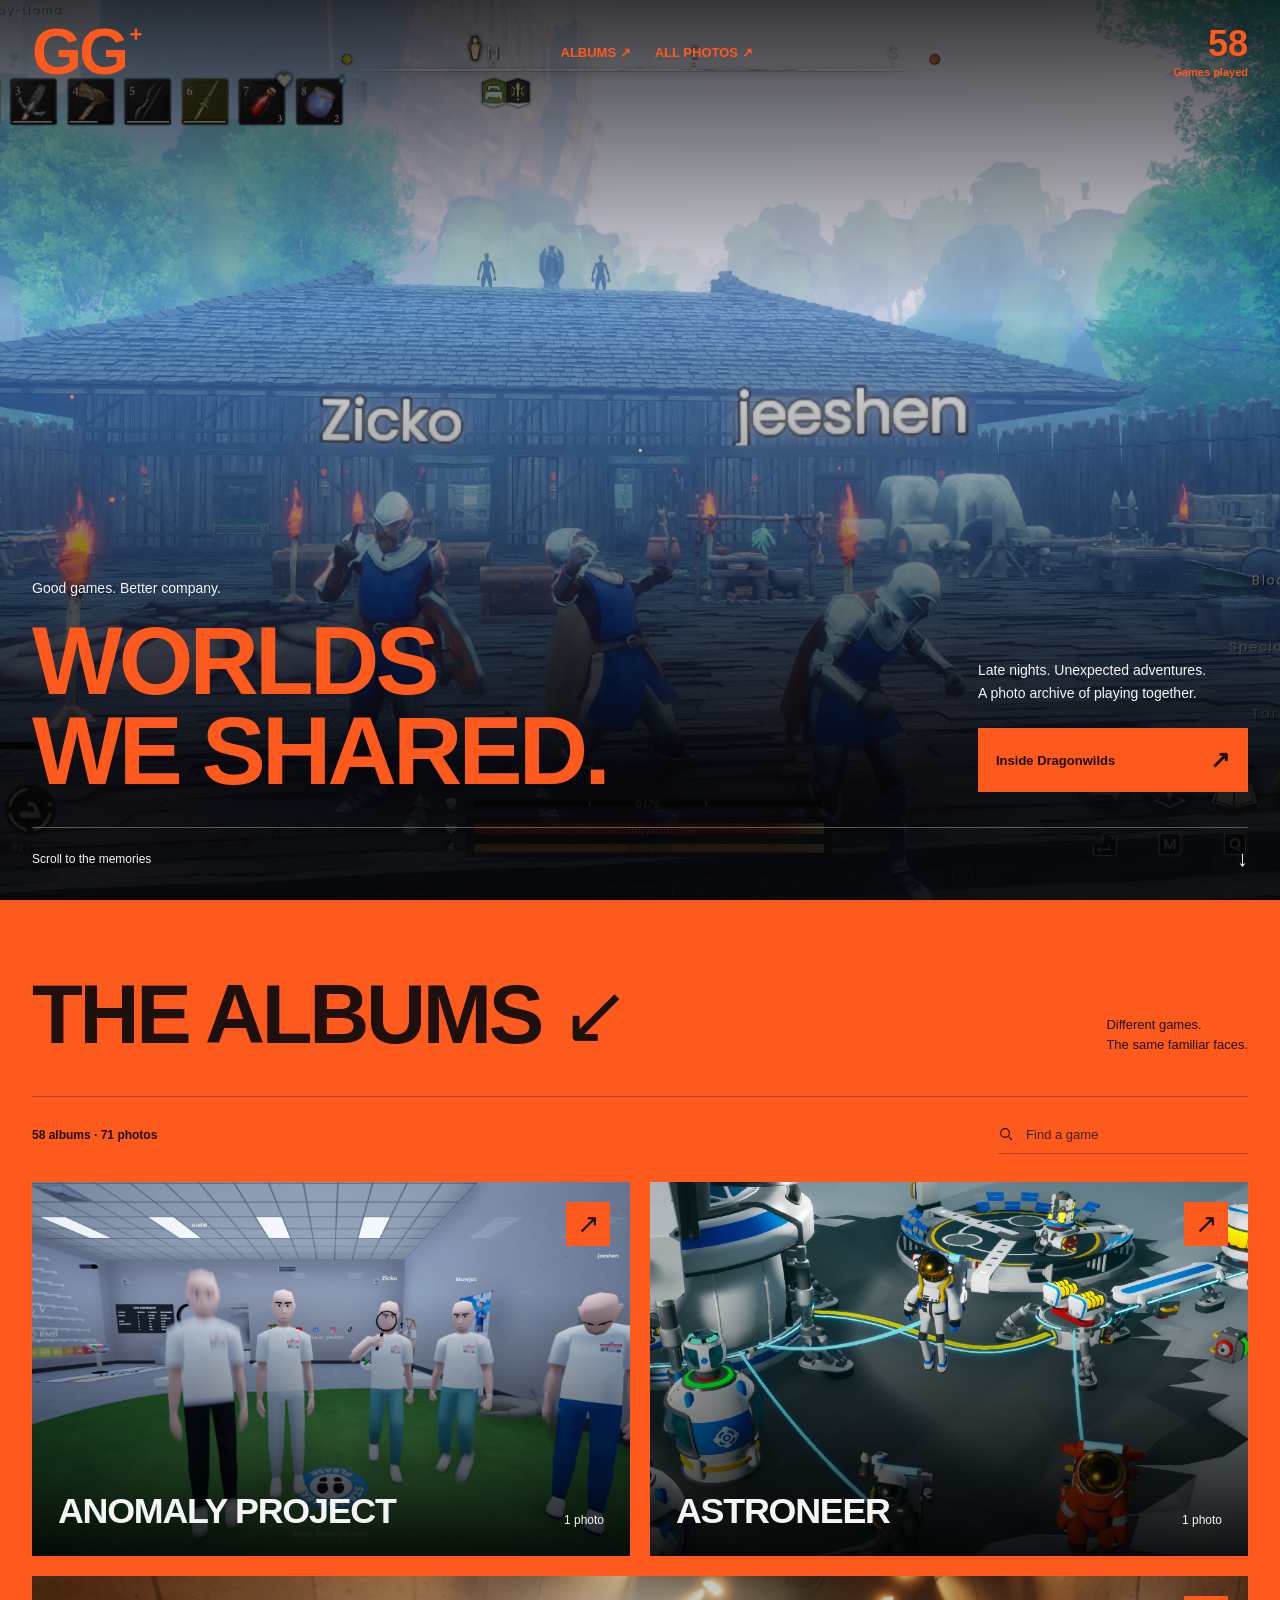
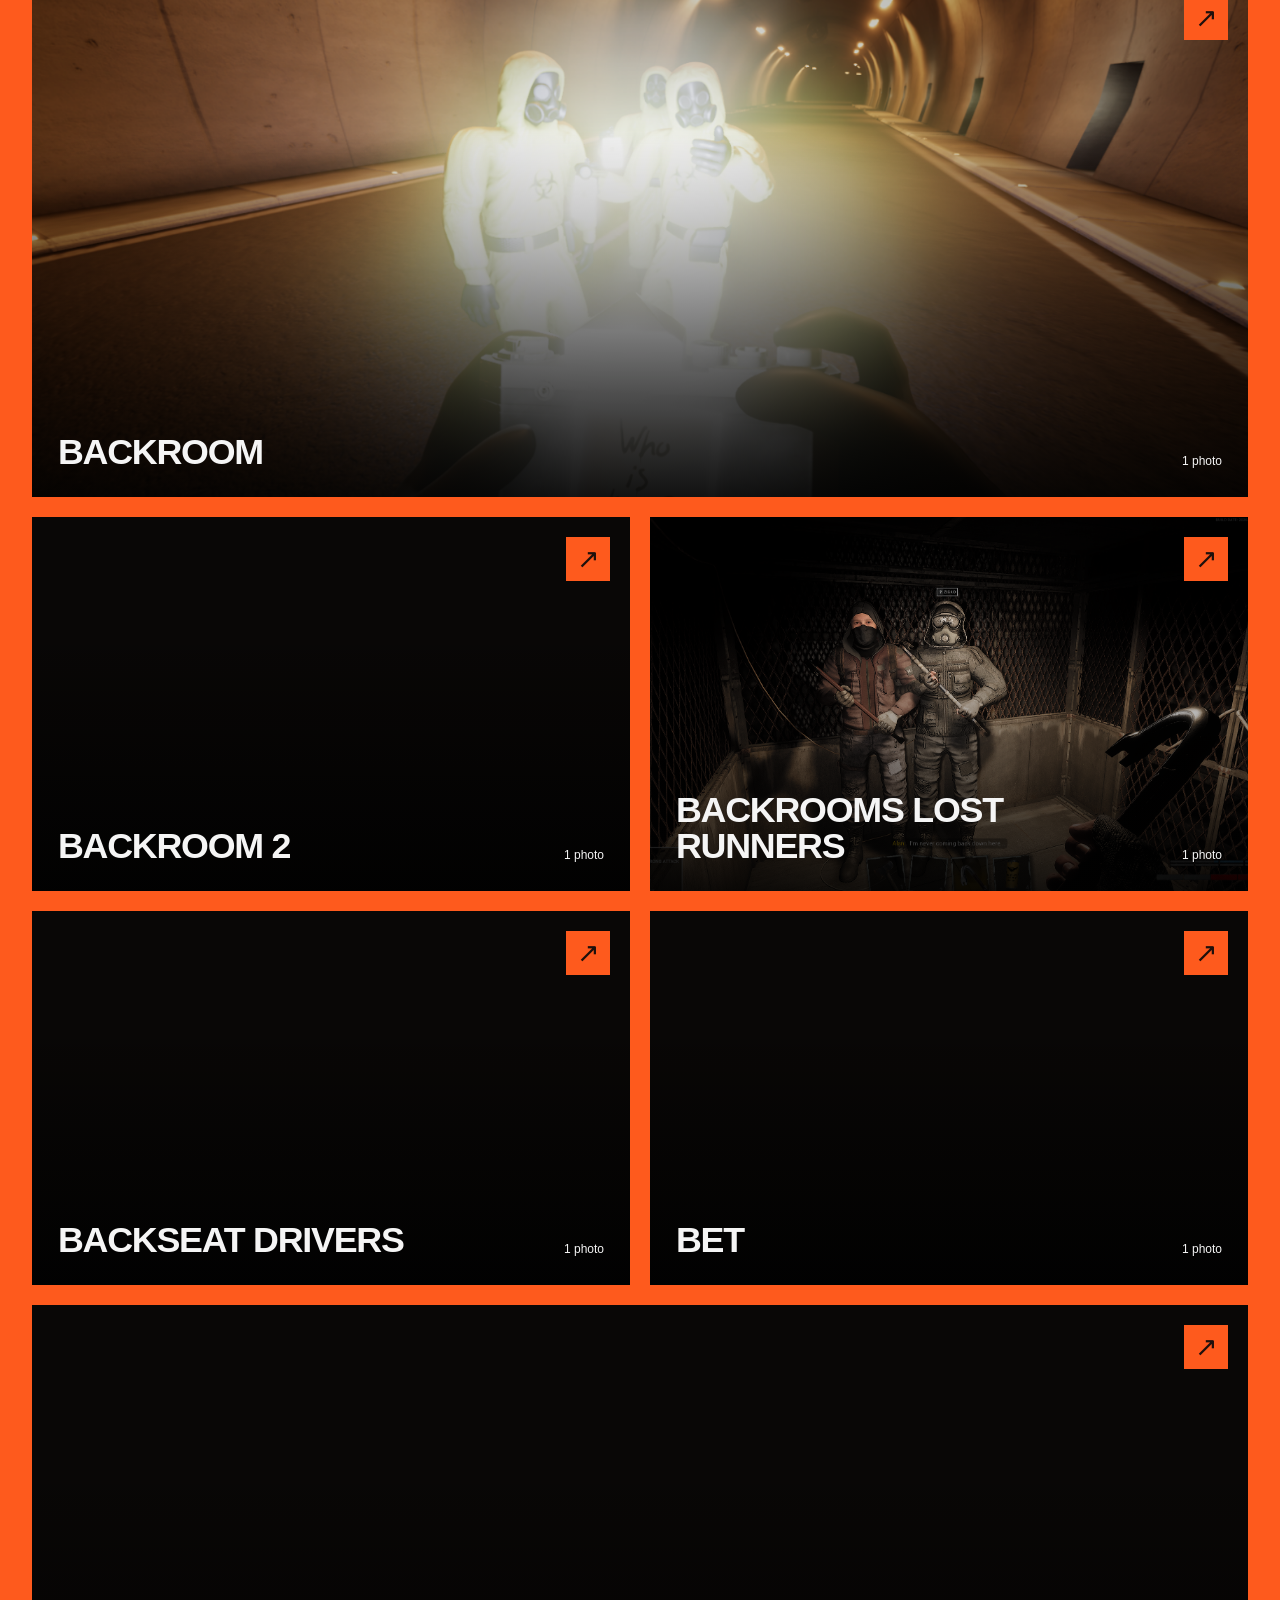
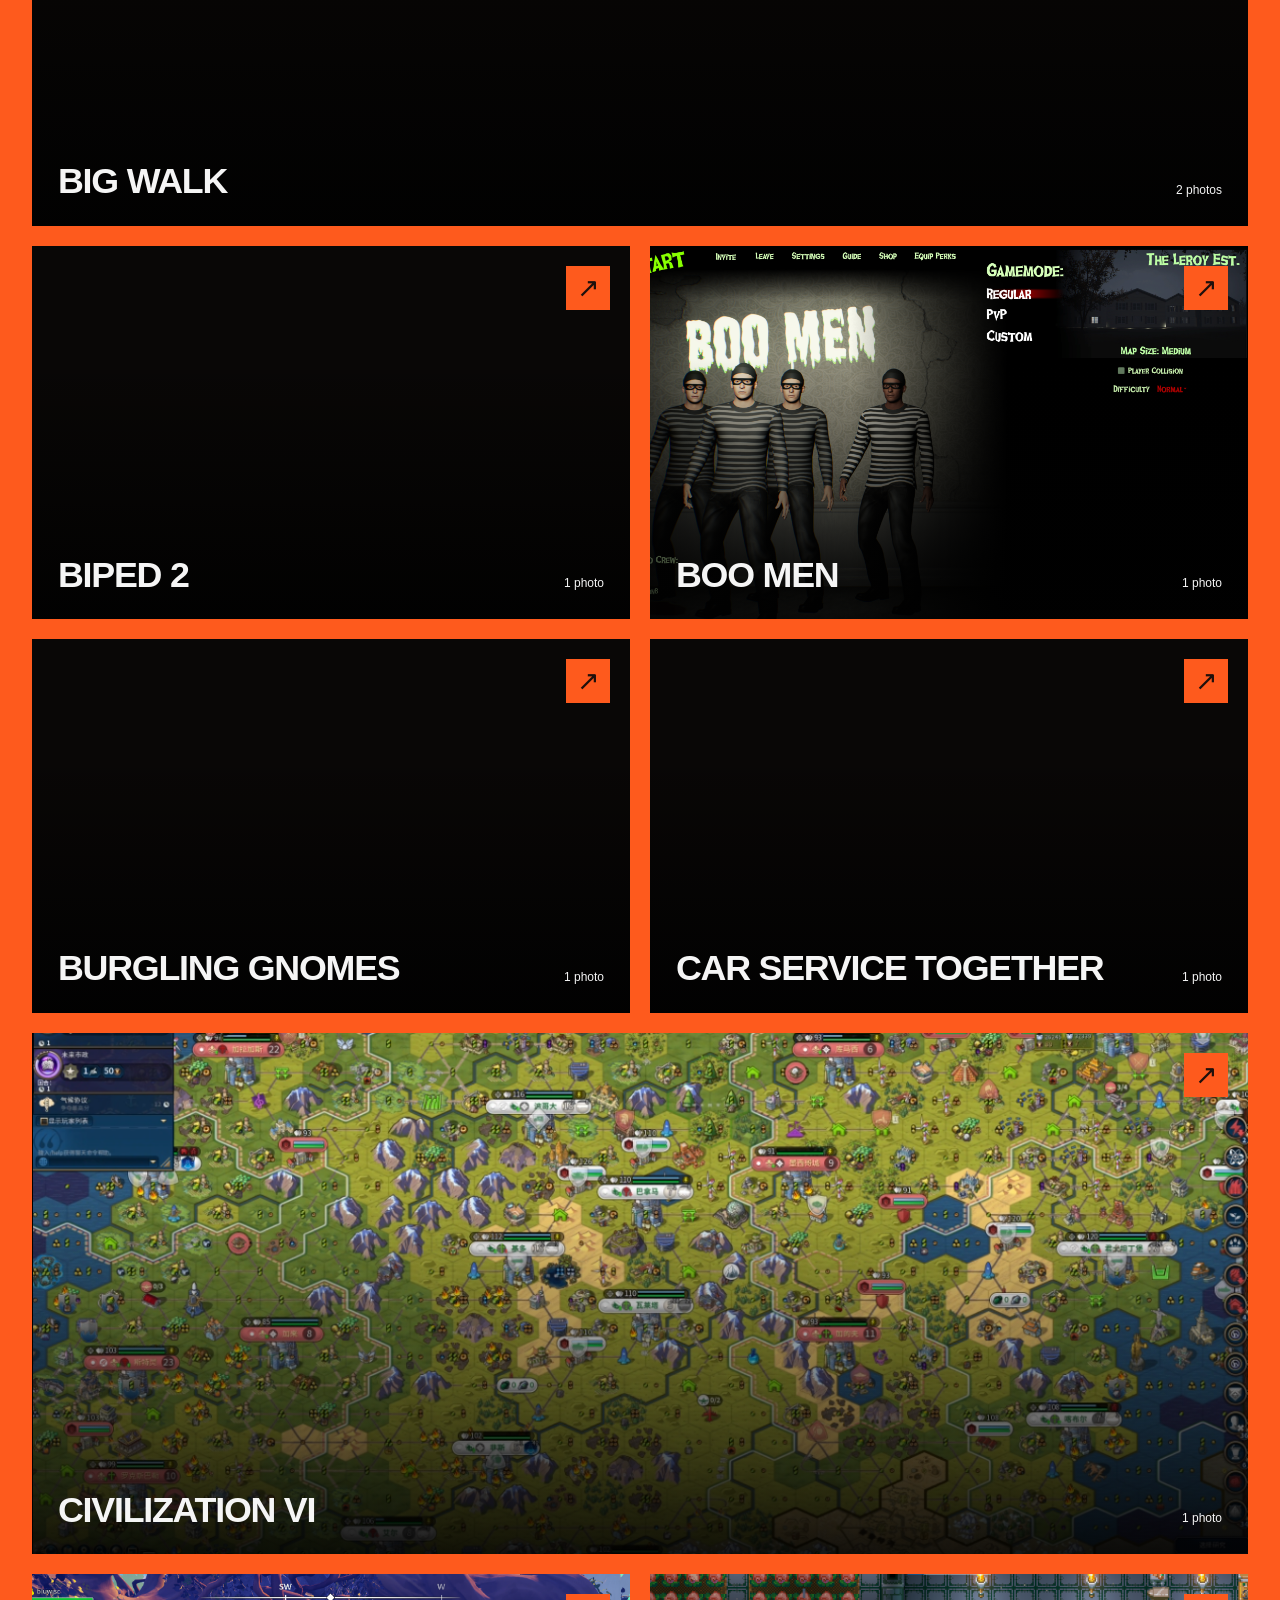
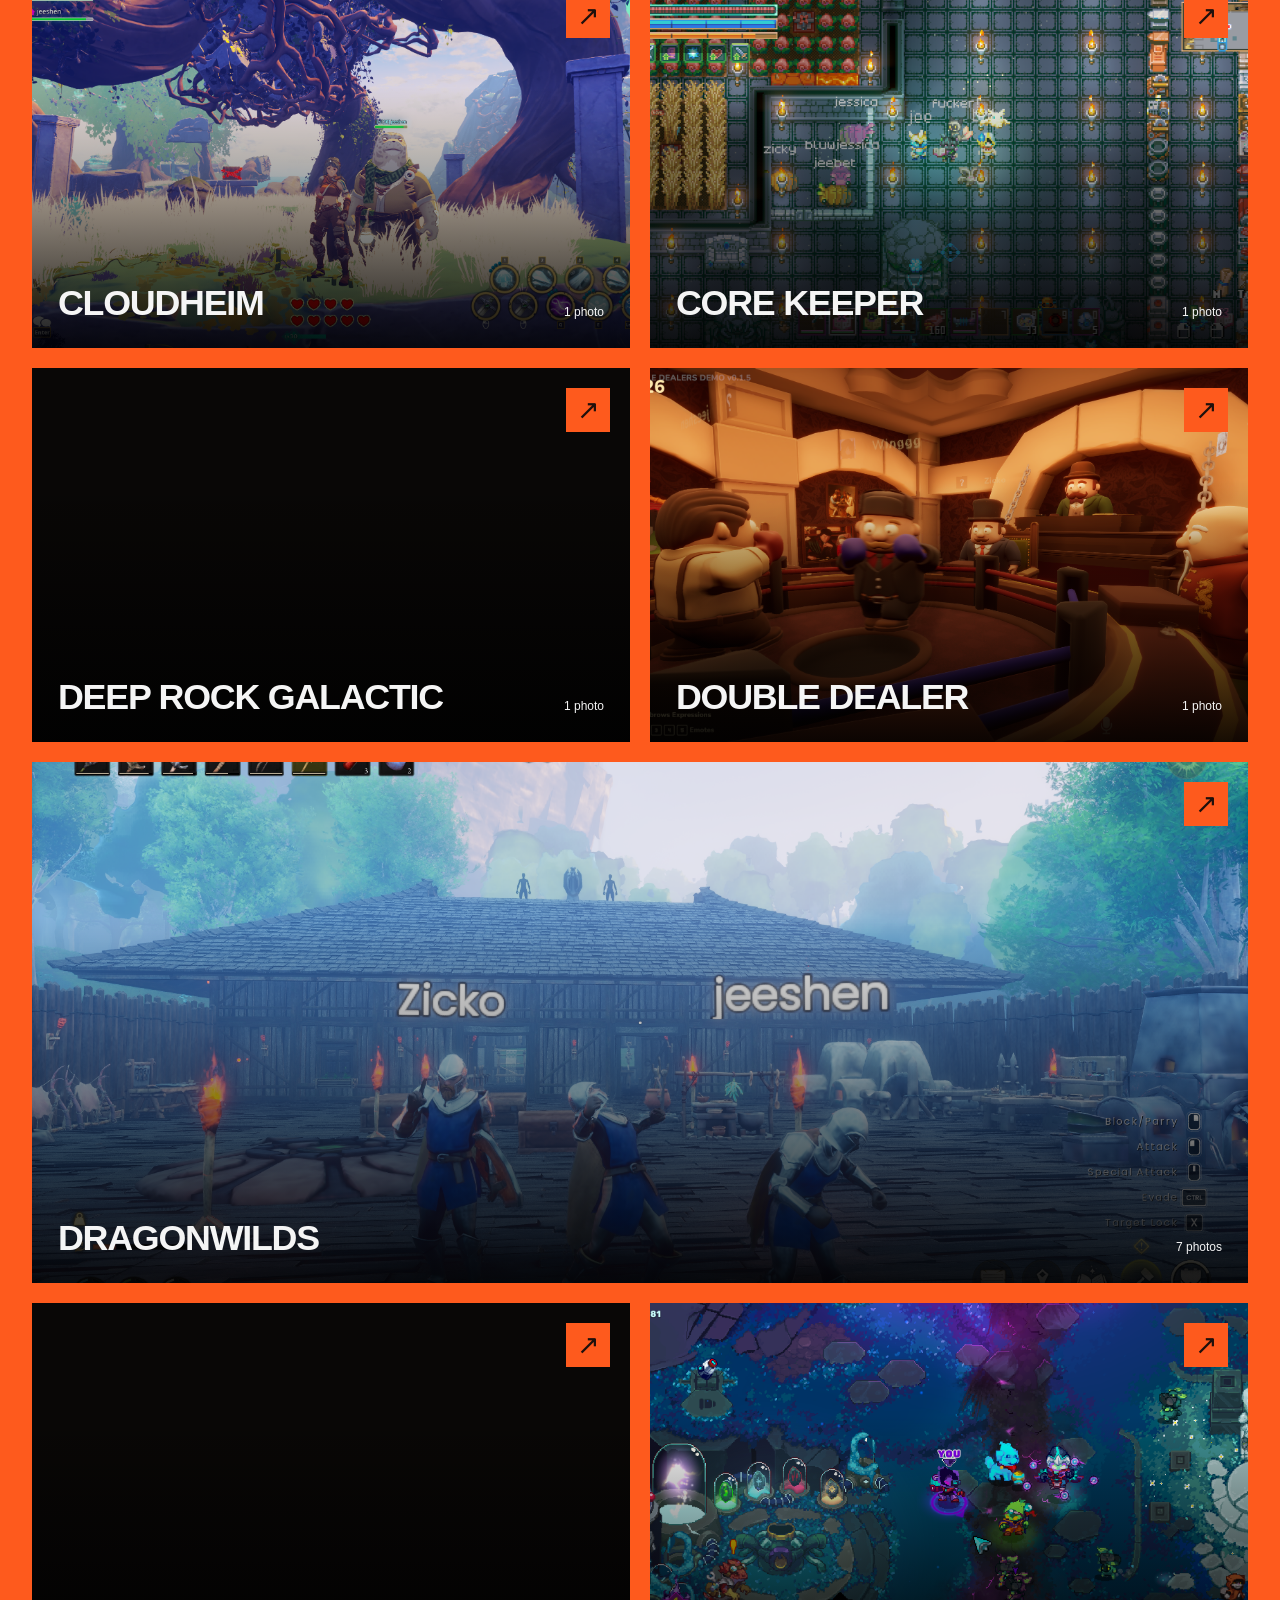
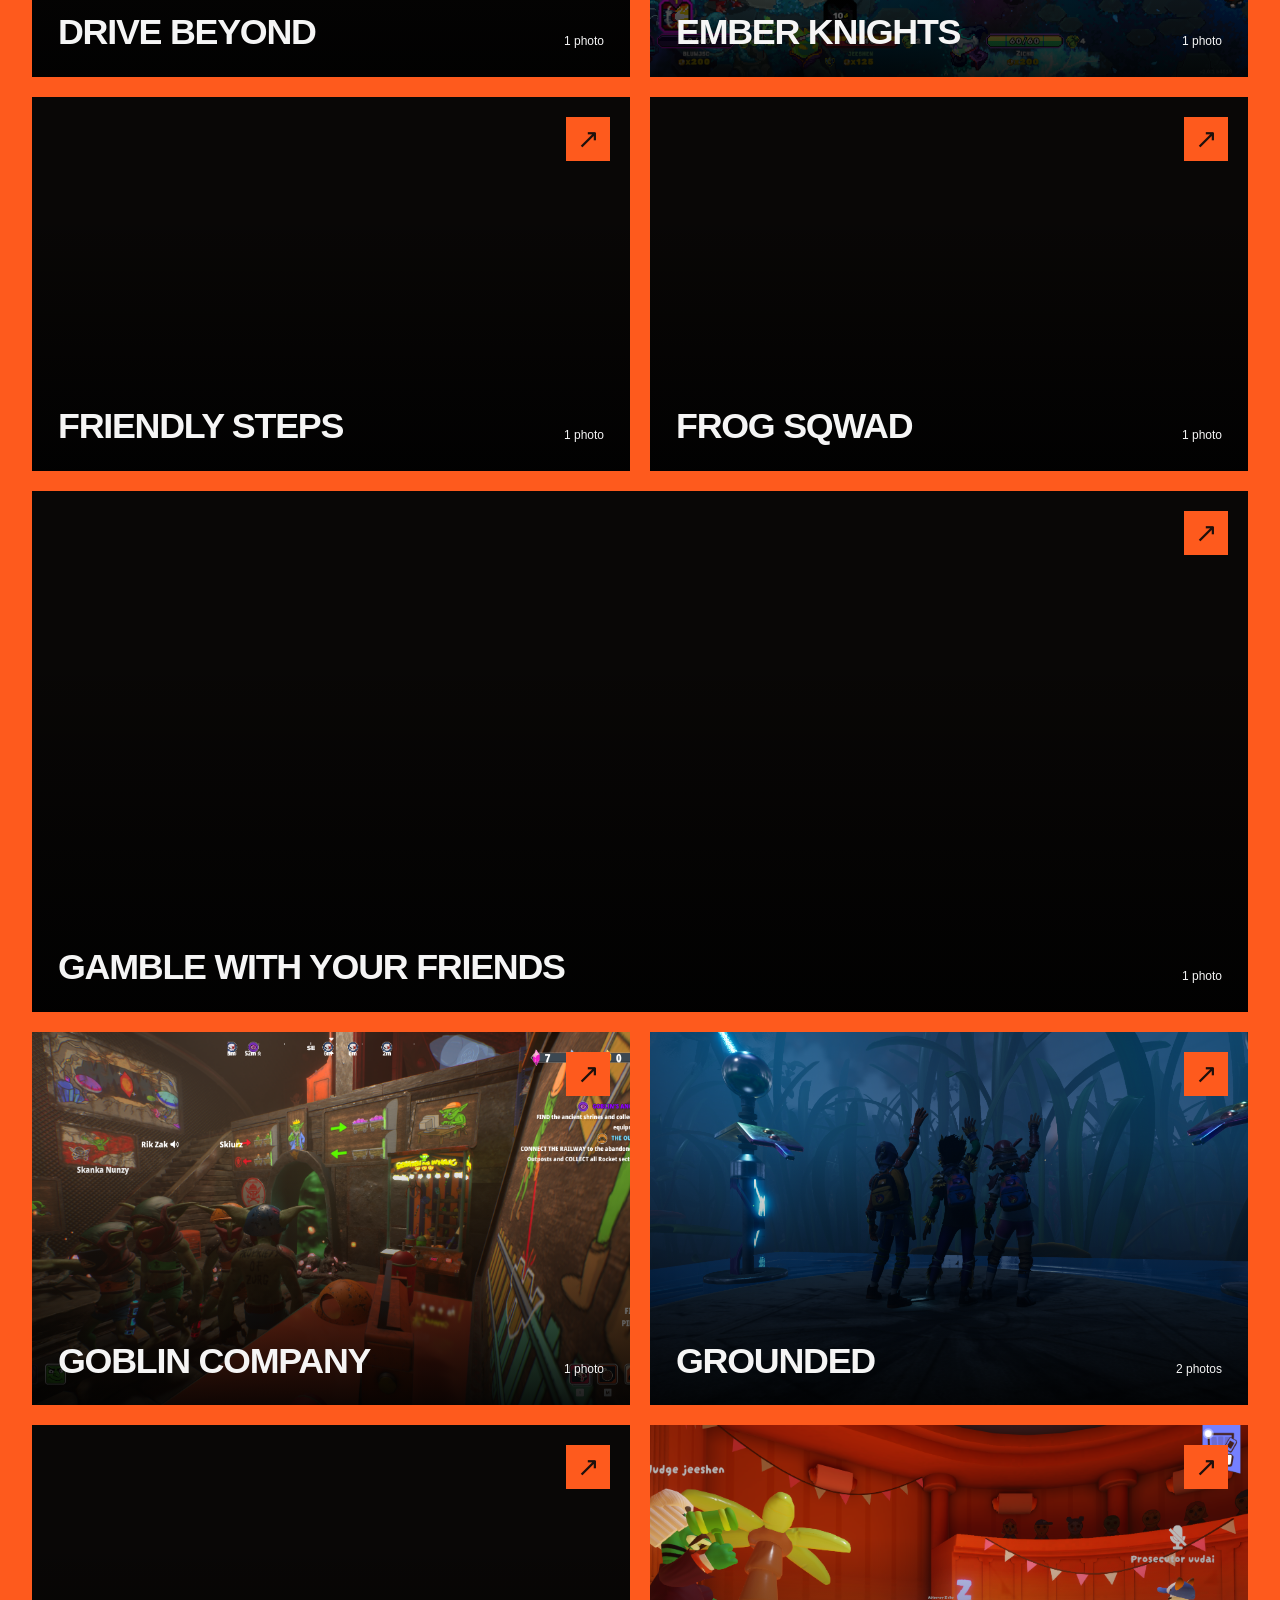
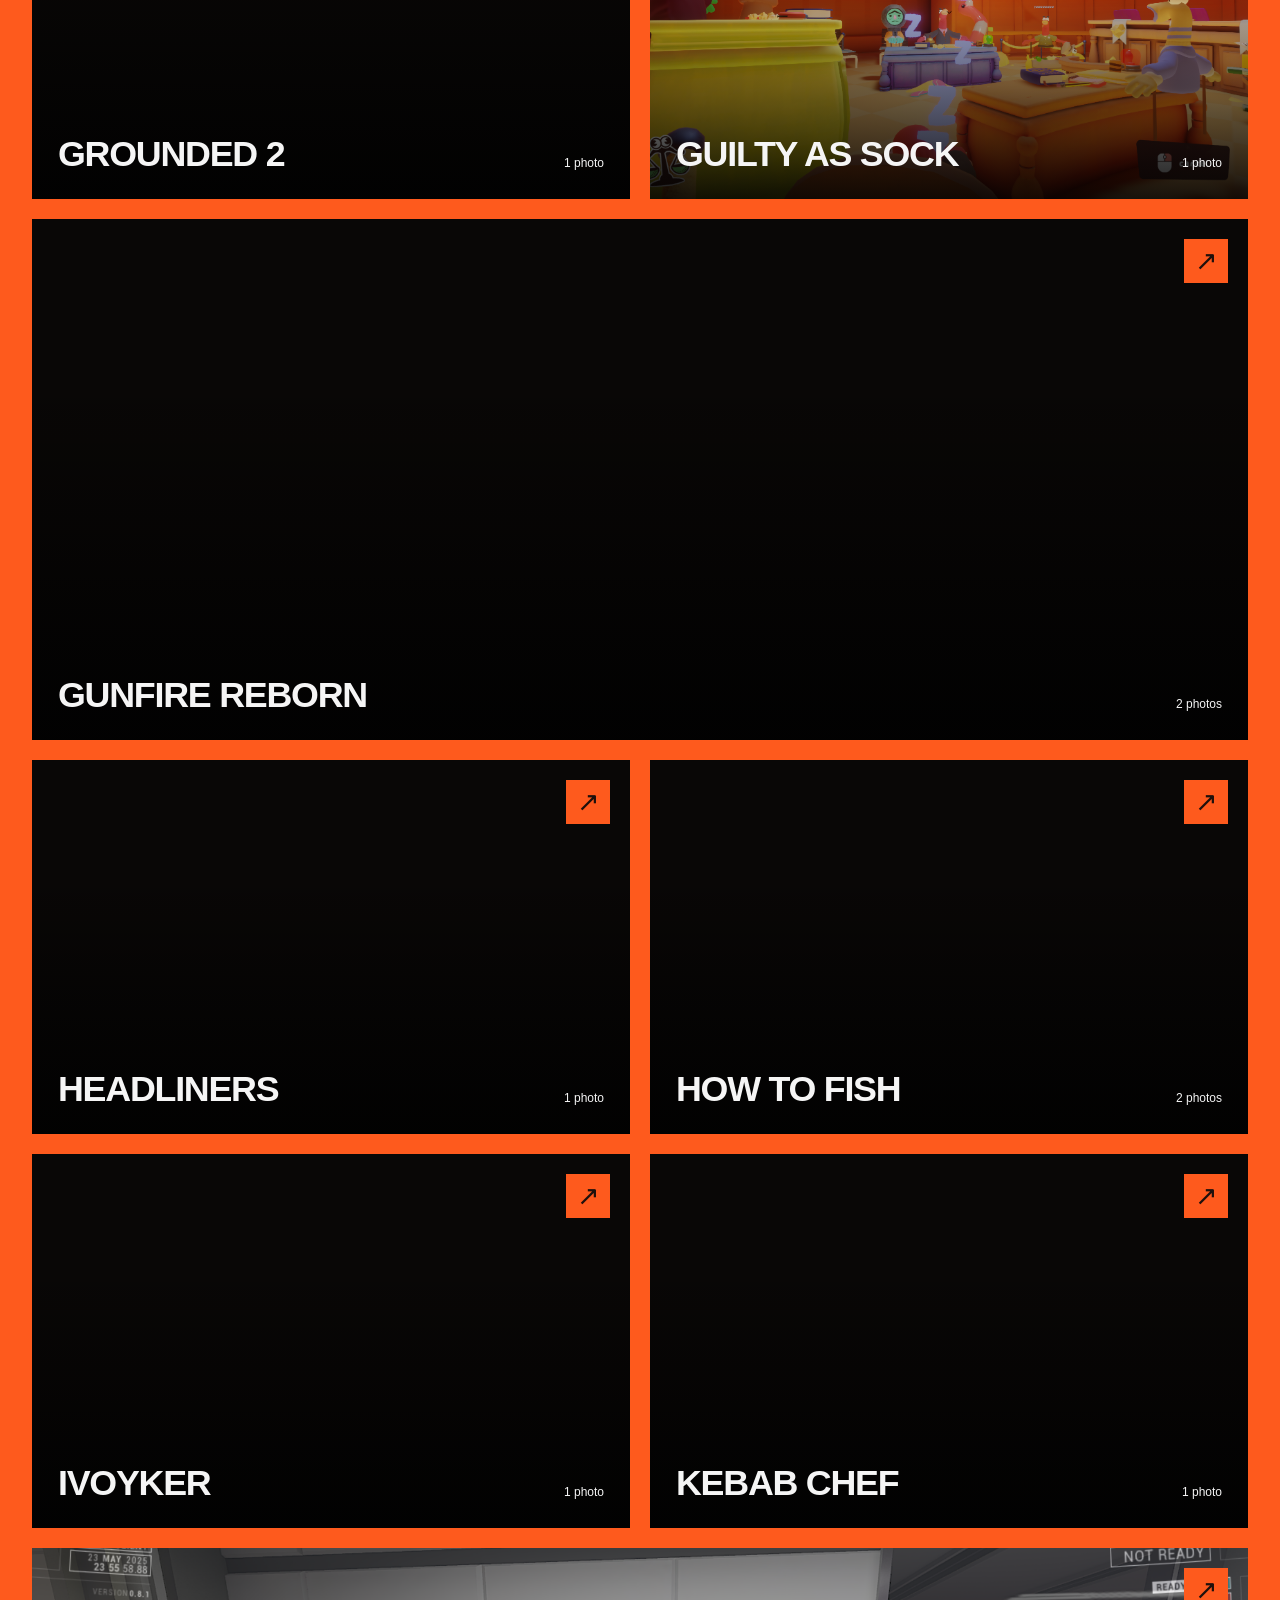
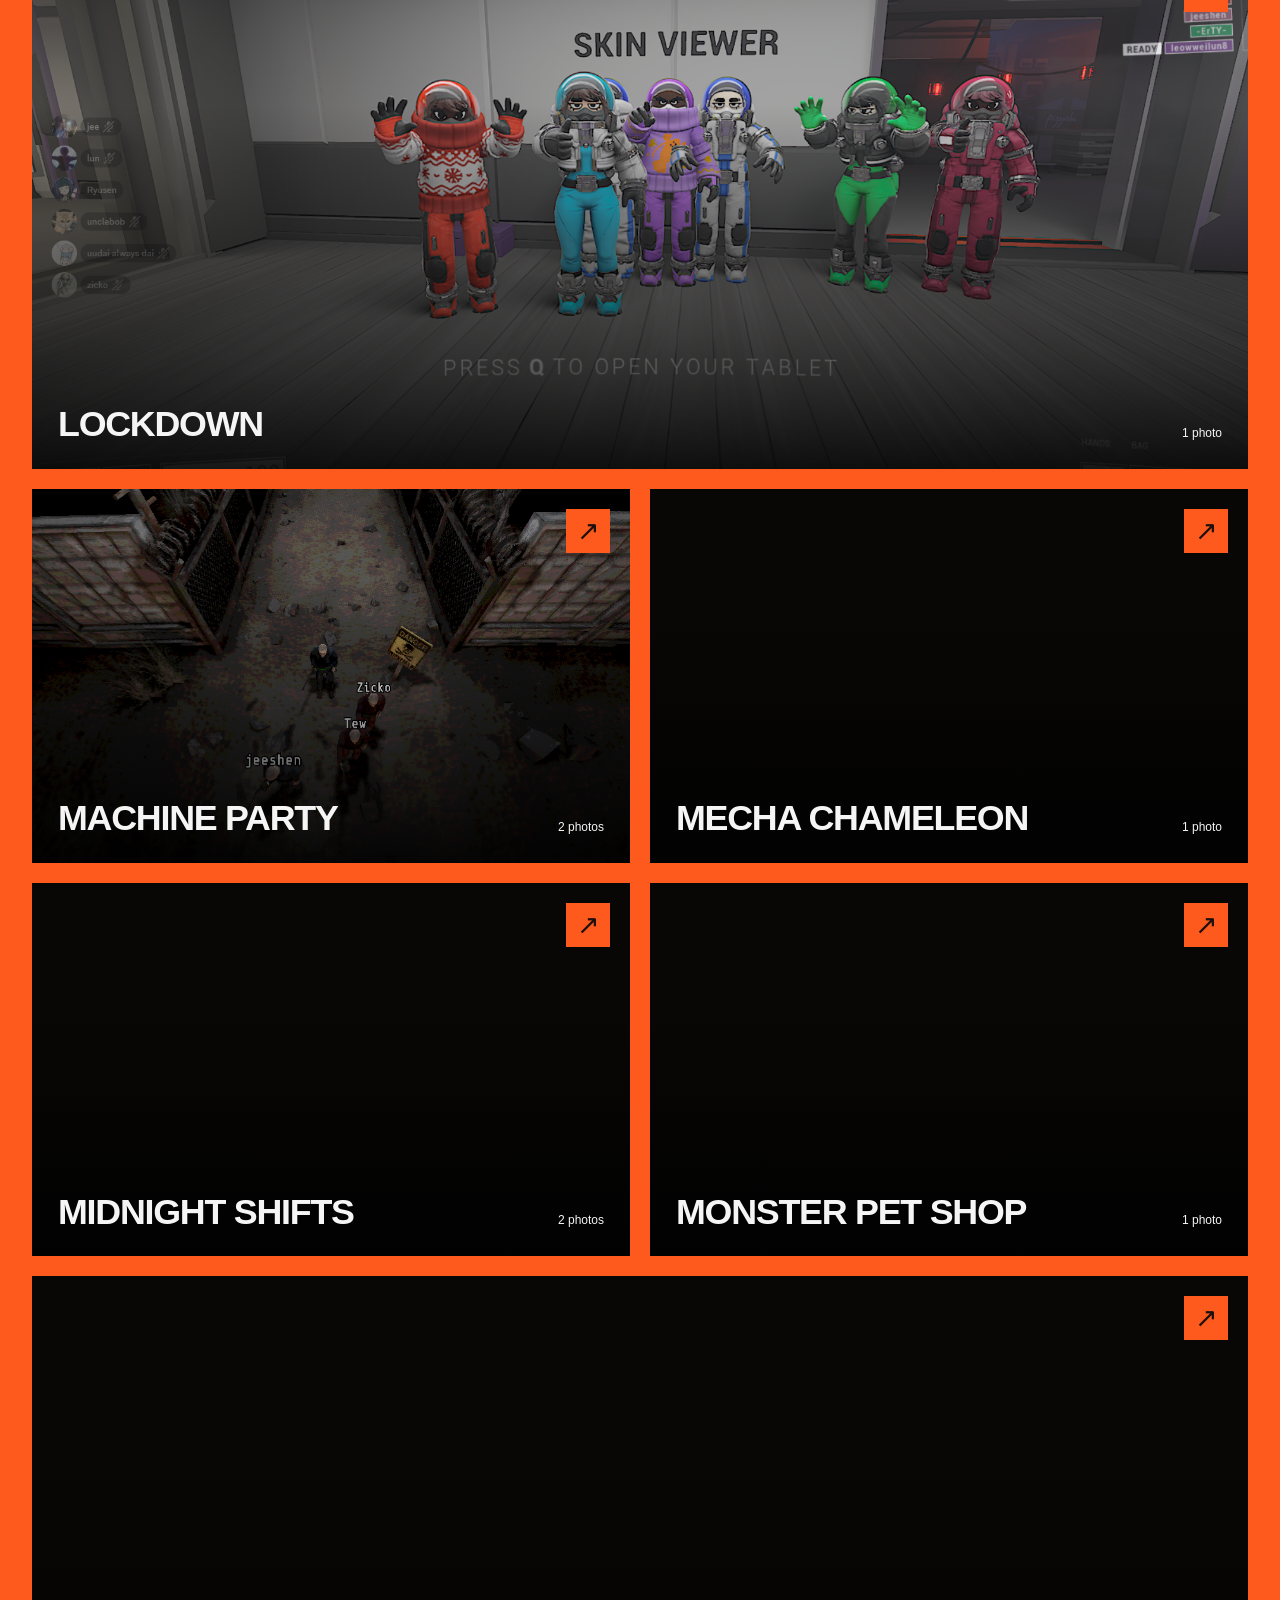
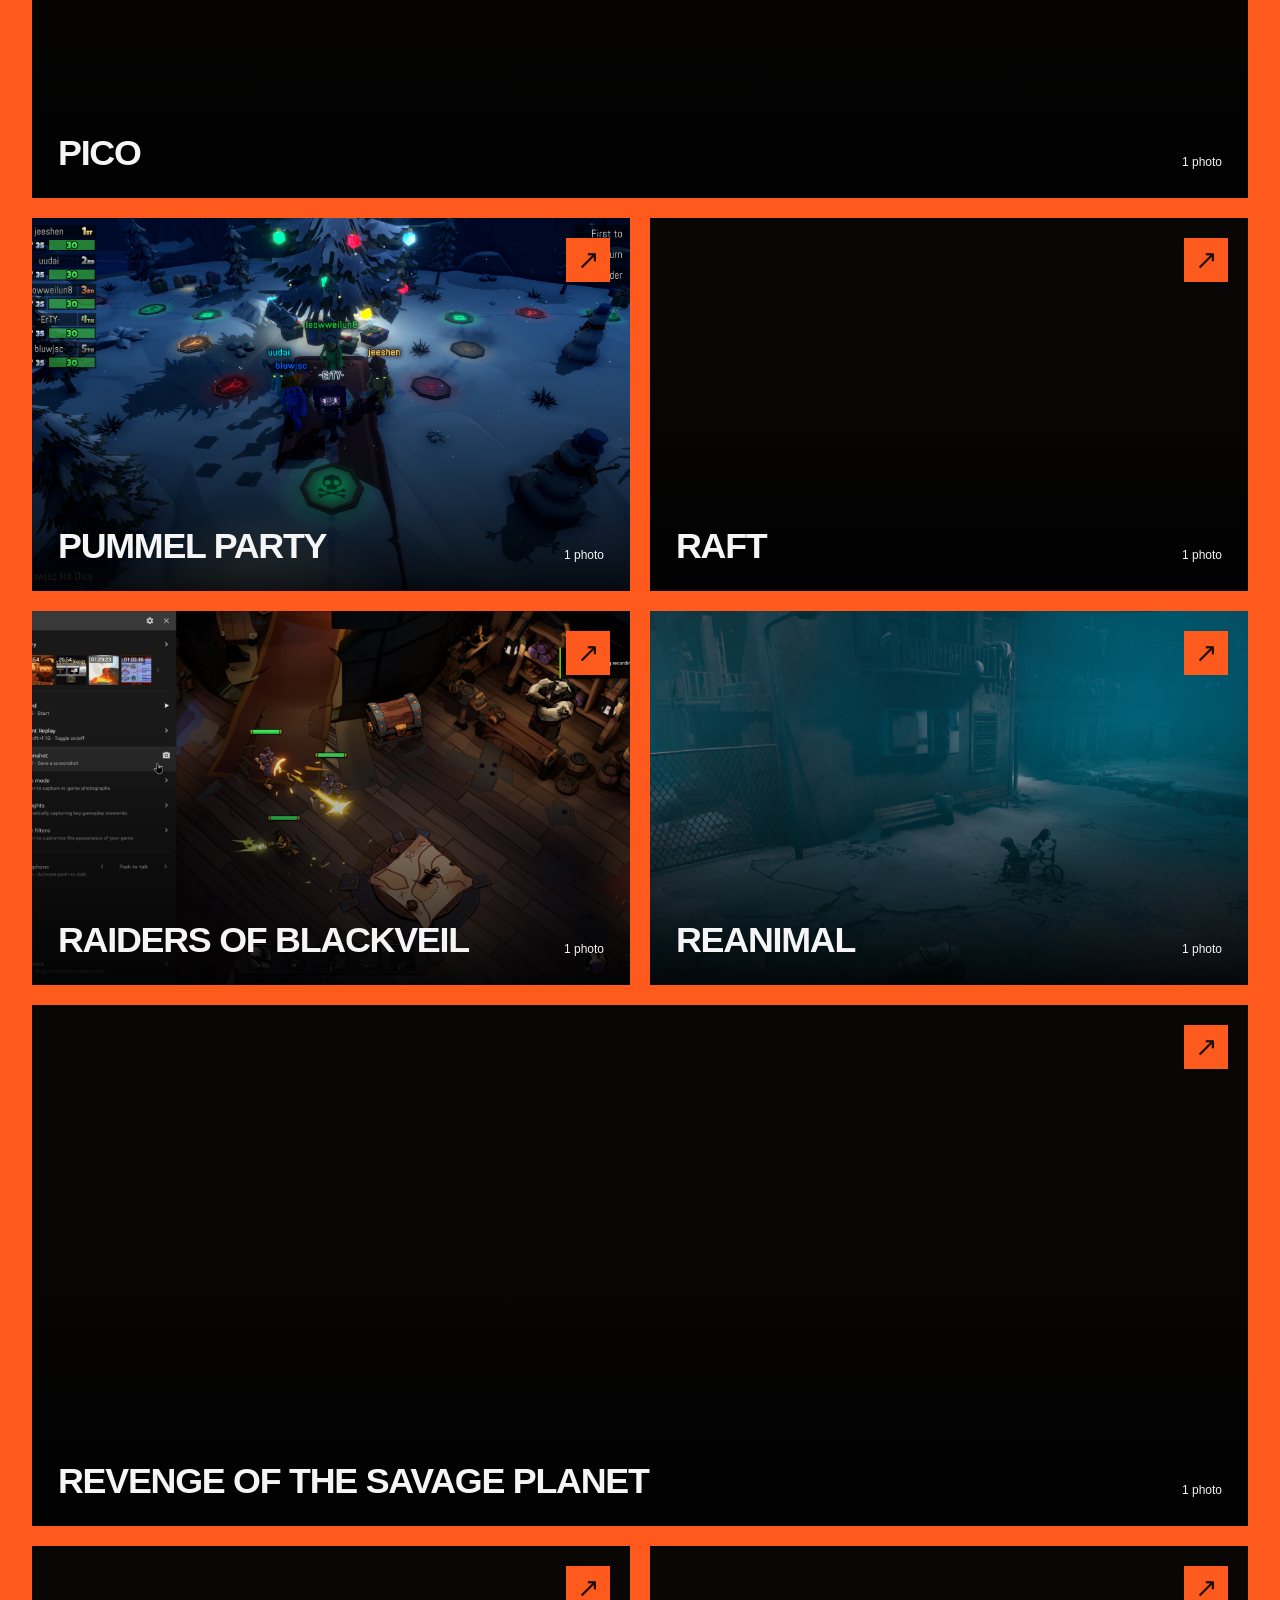
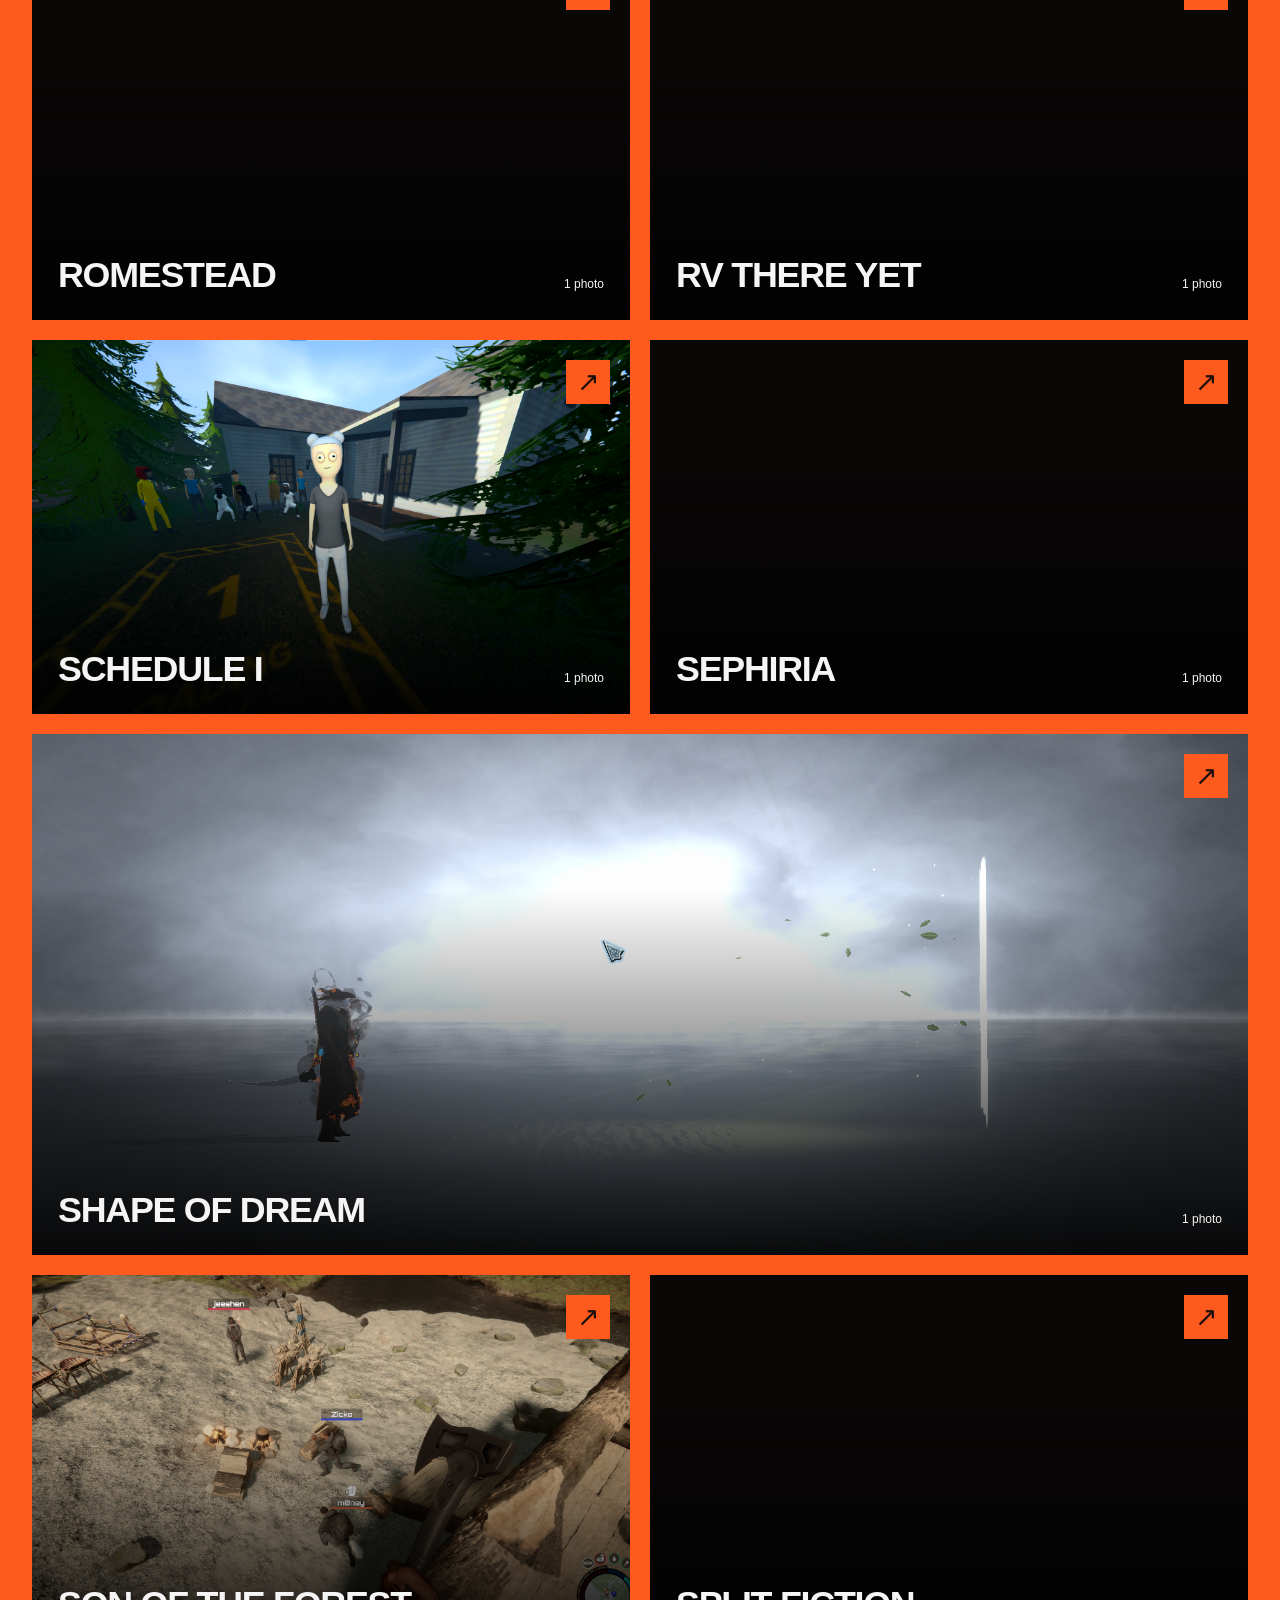
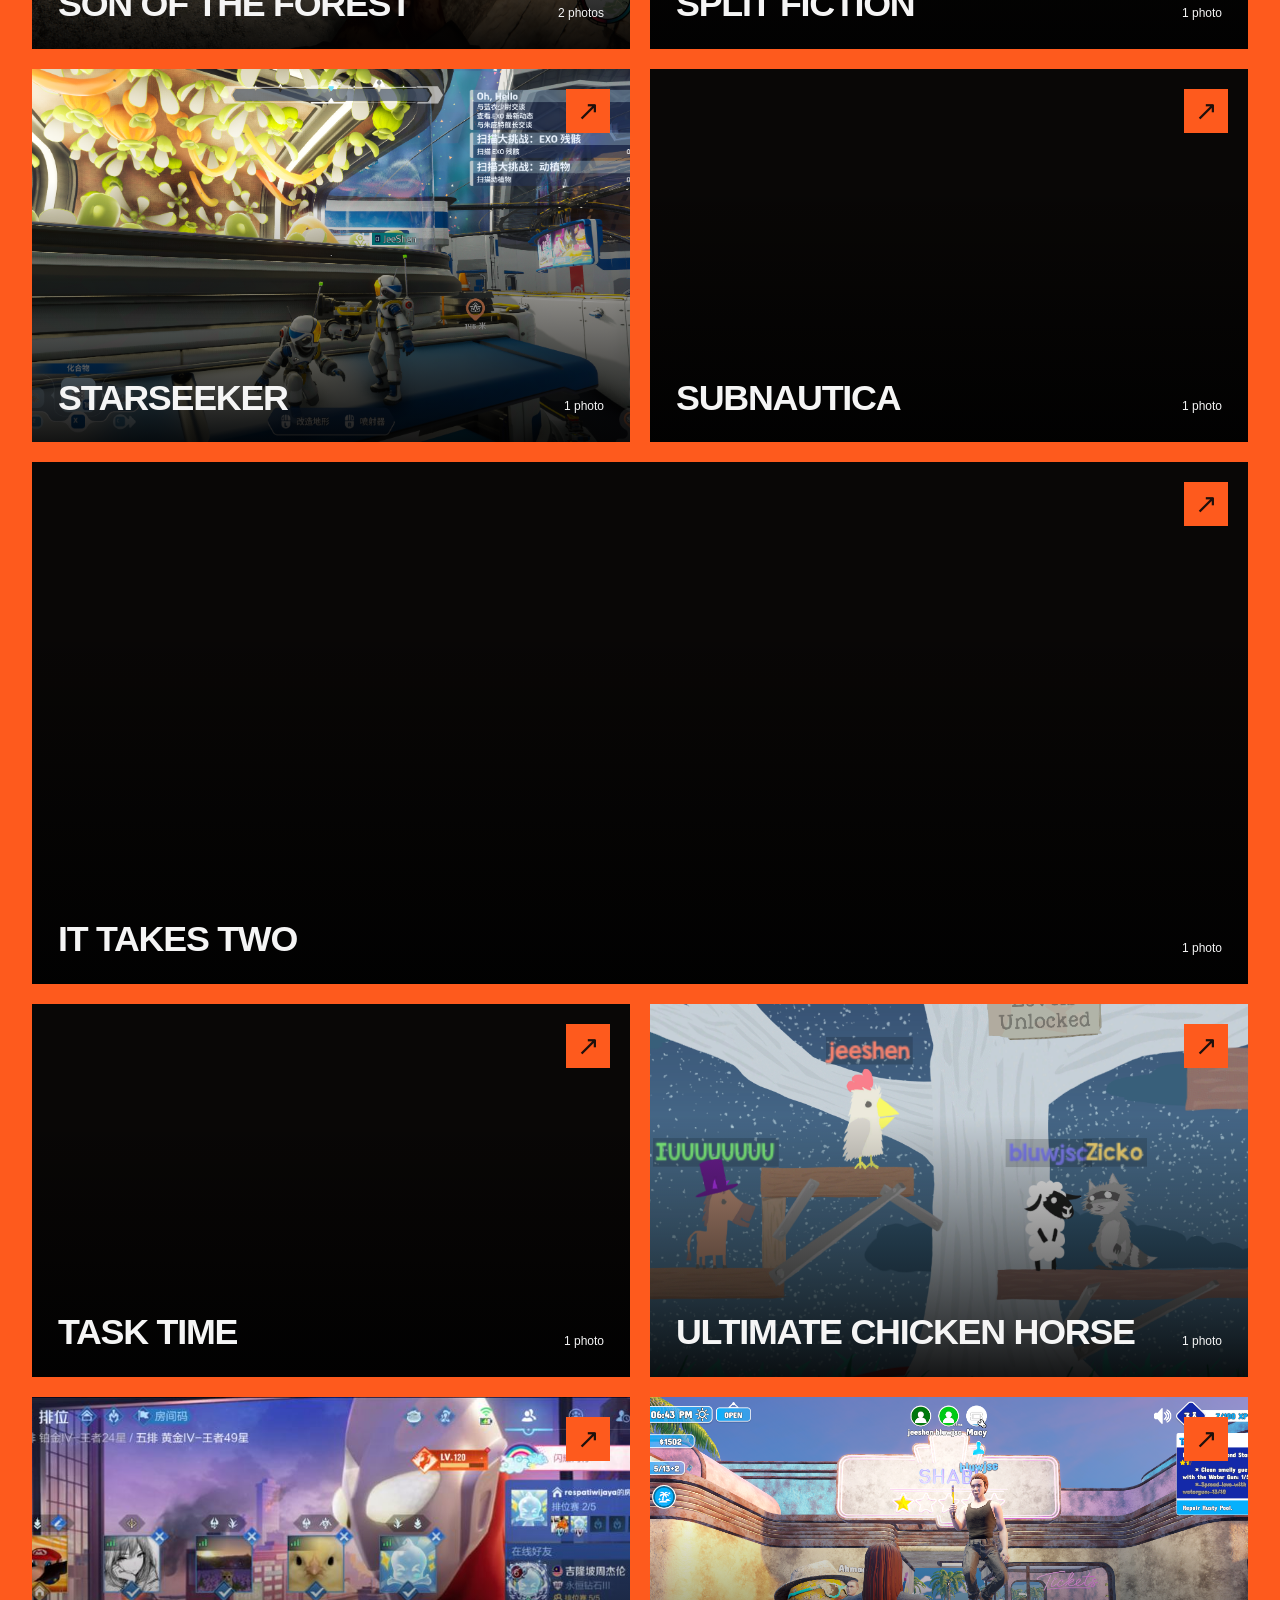
<file: index.html>
<!doctype html>
<html lang="en">
<head>
  <meta charset="utf-8">
  <meta name="viewport" content="width=device-width, initial-scale=1">
  <meta name="description" content="A photo archive of the worlds we explored together. Browse our game albums and memories with friends.">
  <title>Game Gallery — Worlds we shared</title>
  <link rel="stylesheet" href="styles.css?v=4">
  <script src="game-data.js?v=2" defer></script>
  <script src="script.js?v=4" defer></script>
</head>
<body>
  <a class="skip-link" href="#albums">Skip to albums</a>
  <header class="site-header">
    <a class="brand" href="index.html" aria-label="Game Gallery home">GG<span>+</span></a>
    <nav class="nav-links" aria-label="Gallery views"><a class="nav-link" href="#albums">Albums ↗</a><button id="all-photos-link" class="nav-link nav-button" type="button">All photos ↗</button></nav>
    <span class="game-counter"><strong id="games-played">—</strong><span>Games played</span></span>
  </header>
  <main id="main">
    <section id="home-intro" class="hero" aria-labelledby="hero-title">
      <img class="hero-image" src="Games/Dragonwilds%201.png" alt="Our friends together outside the base in Dragonwilds" fetchpriority="high">
      <div class="hero-content">
        <div><p class="hero-note">Good games. Better company.</p><h1 id="hero-title">WORLDS<br>WE SHARED.</h1></div>
        <div class="hero-side"><p>Late nights. Unexpected adventures.<br>A photo archive of playing together.</p><button id="featured-album" type="button">Inside Dragonwilds <span aria-hidden="true">↗</span></button></div>
      </div>
      <a class="scroll-link" href="#albums">Scroll to the memories <span aria-hidden="true">↓</span></a>
    </section>
    <section id="all-photos" class="archive all-photos-page" aria-labelledby="all-photos-title" hidden>
      <div class="archive-heading"><h2 id="all-photos-title">ALL PHOTOS<span aria-hidden="true">↙</span></h2><p>Every frame.<br>One long night.</p></div>
      <div class="toolbar"><p id="all-photos-count" role="status"></p><button id="back-to-albums" class="text-button" type="button">← Back to albums</button></div>
      <section id="all-gallery" class="gallery all-gallery" aria-label="All game photos"></section>
    </section>
    <section id="album-intro" class="album-intro" hidden>
      <button id="back-button" class="text-button" type="button">← All albums</button>
      <h1 id="album-title"></h1>
      <p>A few moments from our time here.</p>
    </section>
    <section id="albums" class="archive" aria-labelledby="section-title">
      <div class="archive-heading"><h2 id="section-title">THE ALBUMS<span aria-hidden="true">↙</span></h2><p id="archive-note">Different games.<br>The same familiar faces.</p></div>
      <div class="toolbar">
        <p id="gallery-count" role="status">Loading memories…</p>
        <label id="search-box" class="search-box"><span class="sr-only">Find a game</span><svg aria-hidden="true" width="18" height="18" viewBox="0 0 24 24" fill="none" stroke="currentColor" stroke-width="1.7"><circle cx="10.5" cy="10.5" r="6.5"/><path d="m16 16 5 5"/></svg><input id="search" type="search" autocomplete="off" placeholder="Find a game"></label>
      </div>
      <section id="gallery" class="gallery" aria-label="Game albums"></section>
      <div id="empty-state" class="empty-state" hidden><h2>No albums found.</h2><p>Try another game name.</p><button id="clear-search" class="text-button" type="button">Clear search ↗</button></div>
      <noscript><p>Enable JavaScript to browse the game albums.</p></noscript>
    </section>
    <footer><p class="footer-title">SAME FRIENDS.<br>NEW WORLDS.</p><div><span>Game Gallery / Our shared archive</span><a href="#main">Back to top ↑</a></div></footer>
  </main>
  <dialog id="lightbox" class="lightbox" aria-labelledby="lightbox-title">
    <header class="viewer-header"><div><p class="viewer-kicker">GAME GALLERY / MEMORY REEL</p><h2 id="lightbox-title"></h2><p id="lightbox-position" aria-live="polite"></p></div><button class="icon-button" type="button" data-close aria-label="Close image viewer">×</button></header>
    <figure><div class="image-stage"><img id="lightbox-backdrop" class="image-backdrop" alt=""><div class="backdrop-shade"></div><img id="lightbox-image" class="image-foreground" alt=""><button class="icon-button prev-button" type="button" data-prev aria-label="Previous image">←</button><button class="icon-button next-button" type="button" data-next aria-label="Next image">→</button></div><figcaption><span>← → Browse <span class="key-hint">Esc Close</span></span></figcaption></figure>
  </dialog>
</body>
</html>
</file>
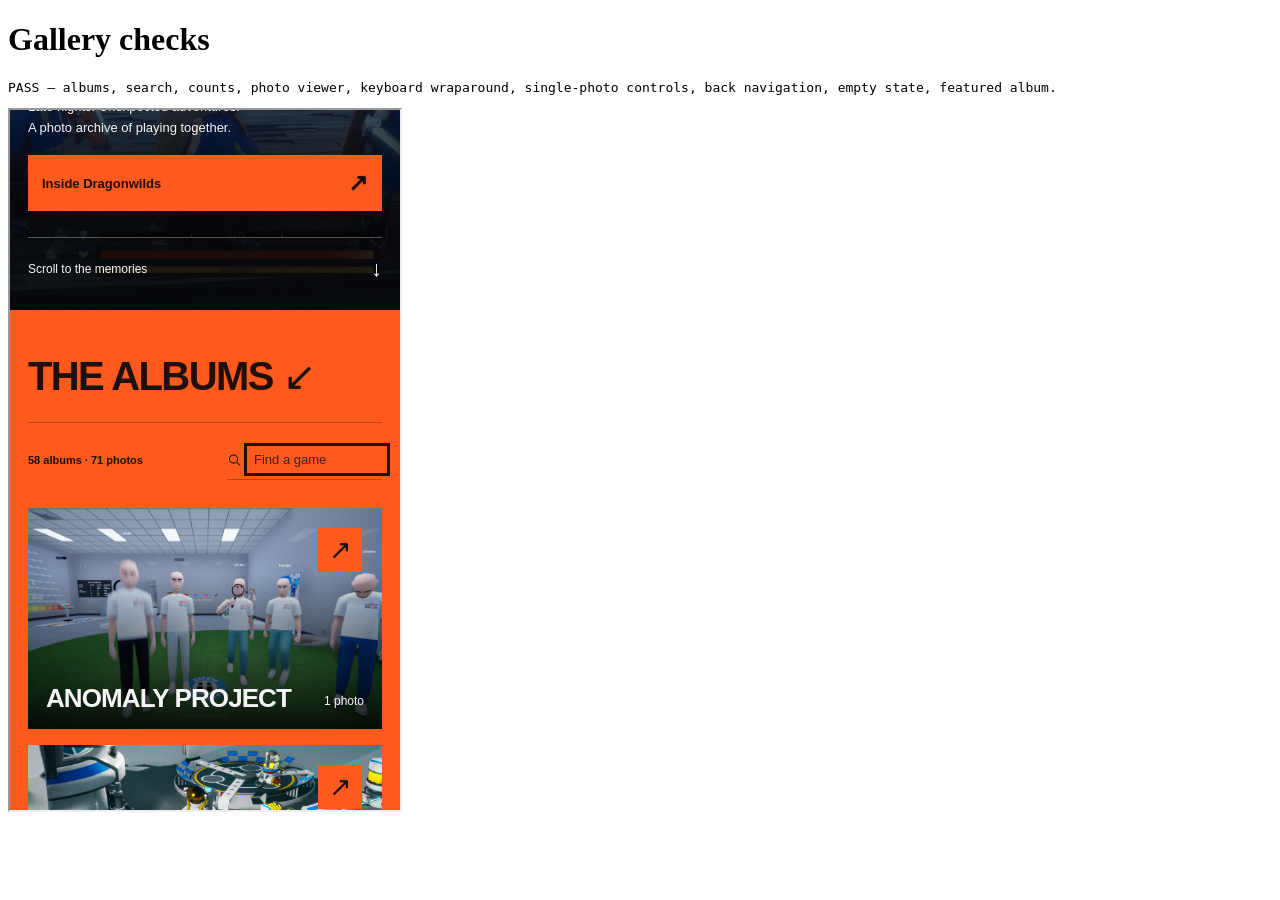
<file: checks.html>
<!doctype html>
<meta charset="utf-8">
<title>Gallery checks</title>
<h1>Gallery checks</h1>
<pre id="result">Running…</pre>
<iframe src="index.html" title="Gallery under test" style="width:390px;height:700px"></iframe>
<script>
const frame = document.querySelector('iframe');
frame.onload = () => {
  const output = document.querySelector('#result');
  try {
    const doc = frame.contentDocument;
    const win = frame.contentWindow;
    const get = selector => doc.querySelector(selector);
    const check = (condition, message) => { if (!condition) throw Error(message); };
    const buttons = () => doc.querySelectorAll('#gallery button');
    const find = value => { get('#search').value = value; get('#search').dispatchEvent(new Event('input')); };
    check(buttons().length === win.GAME_GALLERY_DATA.length, 'Every game has an album');
    const totalGames = String(win.GAME_GALLERY_DATA.length);
    check(get('#games-played').textContent === totalGames, 'Header counts games, not photos');
    find('Big Walk'); buttons()[0].click();
    check(buttons().length === 2, 'New numbered photos share one game album');
    get('#back-button').click();
    find('  DRAGONWILDS  ');
    check(buttons().length === 1, 'Search ignores case and surrounding spaces');
    check(get('#gallery-count').textContent === '1 album · 7 photos', 'Search count');
    buttons()[0].click();
    check(buttons().length === 7 && get('#home-intro').hidden, 'Separate album contains seven photos');
    check(get('#games-played').textContent === totalGames, 'Header total stays unchanged in a filtered album');
    buttons()[0].click();
    check(get('#lightbox').open, 'Photo opens viewer');
    doc.dispatchEvent(new KeyboardEvent('keydown', {key:'ArrowLeft'}));
    check(get('#lightbox-position').textContent === 'Photo 7 of 7', 'Previous wraps to last photo');
    get('[data-next]').click();
    check(get('#lightbox-position').textContent === 'Photo 1 of 7', 'Next wraps to first photo');
    get('[data-close]').click();
    check(!get('#lightbox').open, 'Viewer closes');
    get('#back-button').click();
    check(buttons().length === 1 && get('#search').value.trim() === 'DRAGONWILDS', 'Back preserves search');
    find('no-such-game');
    check(!get('#empty-state').hidden && buttons().length === 0, 'Empty state');
    get('#clear-search').click();
    check(buttons().length === win.GAME_GALLERY_DATA.length, 'Clear restores all albums');
    find('Raft'); buttons()[0].click(); buttons()[0].click();
    check(get('[data-next]').hidden && get('[data-prev]').hidden, 'Single photo hides navigation');
    get('[data-close]').click(); get('#back-button').click();
    get('#featured-album').click();
    check(get('#album-title').textContent === 'Dragonwilds', 'Featured album works with a different search');
    get('#back-button').click();
    check(buttons().length === 1, 'Featured album preserves existing search');
    get('#clear-search').click();
    check(doc.documentElement.scrollWidth <= win.innerWidth, 'No horizontal overflow at phone width');
    output.textContent = 'PASS — albums, search, counts, photo viewer, keyboard wraparound, single-photo controls, back navigation, empty state, featured album.';
  } catch (error) { output.textContent = 'FAIL — ' + error.message; }
};
</script>
</file>
<file: styles.css>
:root {
  color-scheme: light;
  --bg: oklch(0.68 0.21 38);
  --ink: oklch(0.19 0.025 38);
  --muted: oklch(0.29 0.035 38);
  --border: oklch(0.3 0.04 38 / 0.4);
  --dark: oklch(0.13 0.005 38);
  --white: oklch(0.97 0 0);
  font-family: Arial, Helvetica, sans-serif;
  scroll-behavior: smooth;
}
* { box-sizing: border-box; }
[hidden] { display: none !important; }
body { margin: 0; background: var(--bg); color: var(--ink); }
body:has(dialog[open]) { overflow: hidden; }
a { color: inherit; text-decoration: none; }
button, input { font: inherit; }
button { color: inherit; cursor: pointer; }
:focus-visible { outline: 3px solid currentColor; outline-offset: 5px; }
h1, h2, p { margin: 0; }
h1, h2 { text-wrap: balance; }
.site-header { position: absolute; z-index: 1; top: 0; left: 0; width: 100%; display: flex; align-items: center; justify-content: space-between; gap: 24px; padding: 20px 32px; color: var(--bg); }
.brand { display: inline-flex; align-items: start; font-size: 64px; font-weight: 900; letter-spacing: -0.04em; line-height: 1; }
.brand span { font-size: 22px; margin: 4px 0 0 3px; }
.nav-links { display: flex; align-items: center; gap: 24px; }
.nav-link { font-size: 13px; font-weight: 700; text-transform: uppercase; padding: 14px 0; }
.nav-button { border: 0; background: transparent; }
.nav-link:hover { text-decoration: underline; text-underline-offset: 6px; }
.game-counter { display: grid; gap: 4px; text-align: right; flex-shrink: 0; }
.game-counter strong { font-size: 36px; line-height: 1; font-variant-numeric: tabular-nums; }
.game-counter span { font-size: 11px; font-weight: 700; }
.hero { position: relative; min-height: 760px; height: 100svh; max-height: 1100px; background: var(--dark); color: var(--bg); isolation: isolate; overflow: hidden; }
.hero-image { position: absolute; z-index: -2; inset: 0; width: 100%; height: 100%; object-fit: cover; object-position: 50% 60%; }
.hero::after { content: ''; position: absolute; z-index: -1; inset: 0; background: linear-gradient(180deg, oklch(0.08 0 0 / 0.76), transparent 35%, oklch(0.08 0 0 / 0.88) 85%); }
.hero-content { position: absolute; left: 32px; right: 32px; bottom: 104px; display: flex; justify-content: space-between; align-items: end; gap: 40px; }
.hero-note { font-size: 14px; margin-bottom: 20px; color: var(--white); }
h1 { font-size: clamp(3rem, 7.6vw, 6rem); font-weight: 900; line-height: 0.94; letter-spacing: -0.04em; }
.hero-side { width: 270px; flex-shrink: 0; padding-bottom: 4px; }
.hero-side p { color: var(--white); font-size: 14px; line-height: 1.6; margin-bottom: 24px; }
#featured-album { display: flex; align-items: center; justify-content: space-between; width: 100%; background: var(--bg); color: var(--ink); border: 0; padding: 18px; text-align: left; font-size: 13px; font-weight: 700; }
#featured-album span { font-size: 24px; transition: transform 220ms ease; }
#featured-album:hover span { transform: translate(3px, -3px); }
.scroll-link { position: absolute; bottom: 28px; left: 32px; right: 32px; display: flex; align-items: center; justify-content: space-between; padding-top: 18px; border-top: 1px solid oklch(0.9 0 0 / 0.35); color: var(--white); font-size: 12px; }
.scroll-link span { font-size: 22px; }
.archive { padding: 76px 32px 0; scroll-margin-top: 20px; }
.archive-heading { display: flex; justify-content: space-between; align-items: end; gap: 30px; margin-bottom: 42px; }
.archive-heading h2 { font-size: clamp(2.5rem, 6.5vw, 6rem); line-height: 0.94; letter-spacing: -0.04em; font-weight: 900; }
.archive-heading h2 span { display: inline-block; font-weight: 400; margin-left: 20px; }
.archive-heading p { font-size: 13px; line-height: 1.5; }
.toolbar { display: flex; align-items: center; justify-content: space-between; gap: 24px; border-top: 1px solid var(--border); padding: 18px 0 28px; }
#gallery-count { font-size: 12px; font-weight: 700; }
.search-box { display: flex; align-items: center; gap: 10px; border-bottom: 1px solid var(--border); padding: 10px 0; width: 250px; }
.search-box input { width: 100%; min-width: 0; background: transparent; border: 0; color: var(--ink); font-size: 13px; }
.search-box input::placeholder { color: var(--muted); opacity: 1; }
.gallery { display: grid; grid-template-columns: repeat(2, minmax(0, 1fr)); gap: 20px; }
.game-card { min-width: 0; }
.cover-button { position: relative; display: block; width: 100%; border: 0; padding: 0; background: var(--dark); text-align: left; color: var(--white); overflow: hidden; }
.poster-wrap { position: relative; display: block; aspect-ratio: 16 / 10; overflow: hidden; }
.poster-wrap img { display: block; width: 100%; height: 100%; object-fit: cover; transition: transform 650ms cubic-bezier(0.22, 1, 0.36, 1); }
.gallery:not(.is-album) .poster-wrap::after { content: ''; position: absolute; inset: 30% 0 0; background: linear-gradient(transparent, oklch(0.06 0 0 / 0.9)); }
.cover-button:hover img, .cover-button:focus-visible img { transform: scale(1.045); }
.open-indicator { position: absolute; z-index: 1; top: 20px; right: 20px; display: grid; place-items: center; width: 44px; height: 44px; background: var(--bg); color: var(--ink); font-size: 27px; transition: transform 250ms ease; }
.cover-button:hover .open-indicator { transform: rotate(45deg); }
.game-meta { position: absolute; z-index: 1; bottom: 26px; left: 26px; right: 26px; display: flex; justify-content: space-between; align-items: end; gap: 16px; }
.game-title { display: block; font-size: clamp(1.5rem, 2.8vw, 2.75rem); line-height: 1; font-weight: 800; letter-spacing: -0.035em; text-transform: uppercase; overflow-wrap: anywhere; }
.photo-count { font-size: 12px; white-space: nowrap; padding-bottom: 3px; }
.gallery:not(.is-album) .game-card:nth-child(5n + 3) { grid-column: 1 / -1; }
.gallery:not(.is-album) .game-card:nth-child(5n + 3) .poster-wrap { aspect-ratio: 21 / 9; }
.all-photos-page { padding-top: 150px; }
.all-gallery { grid-template-columns: repeat(3, minmax(0, 1fr)); }
.all-photo-card .poster-wrap { aspect-ratio: 16 / 10; }
.all-photo-card .game-meta { bottom: 18px; }
.all-photo-card .game-title { font-size: 16px; }
.album-intro { padding: 130px 32px 24px; }
.album-intro h1 { max-width: 18ch; margin: 26px 0 20px; text-transform: uppercase; overflow-wrap: anywhere; }
.album-intro p { font-size: 14px; }
.text-button { border: 0; padding: 12px 0; background: transparent; color: inherit; font-weight: 700; }
body:has(.album-intro:not([hidden])) .site-header { color: var(--ink); }
body:has(.album-intro:not([hidden])) .archive { padding-top: 30px; }
body:has(.album-intro:not([hidden])) .archive-heading { display: none; }
.is-album .poster-wrap { aspect-ratio: 16 / 9; }
.is-album img { object-fit: contain; }
.is-album .game-meta { position: static; background: var(--bg); color: var(--ink); padding: 14px 0; align-items: baseline; }
.is-album .game-title { font-size: 12px; font-weight: 700; letter-spacing: 0; }
.empty-state { text-align: center; padding: 70px 0; }
.empty-state p { margin: 12px 0; }
footer { padding: 90px 32px 24px; }
.footer-title { font-size: clamp(2.5rem, 7vw, 6rem); line-height: 0.95; letter-spacing: -0.04em; font-weight: 900; }
footer > div { display: flex; justify-content: space-between; gap: 20px; border-top: 1px solid var(--border); margin-top: 48px; padding-top: 22px; font-size: 12px; }
.lightbox { width: 100%; height: 100dvh; max-width: none; max-height: none; margin: 0; border: 0; padding: 24px 32px; background: var(--dark); color: var(--white); color-scheme: dark; }
.lightbox::backdrop { background: black; }
.viewer-header { display: flex; justify-content: space-between; align-items: center; gap: 20px; min-height: 58px; }
.viewer-header h2 { font-size: 18px; margin-bottom: 6px; }
.viewer-kicker { margin: 0 0 7px; color: var(--bg); font-size: 10px; font-weight: 800; letter-spacing: .14em; }
.viewer-header p { color: oklch(0.76 0 0); font-size: 13px; }
.lightbox figure { margin: 16px 0 0; }
.image-stage { position: relative; display: grid; place-items: center; overflow: hidden; isolation: isolate; }
.image-stage img { width: 100%; height: calc(100dvh - 200px); object-fit: contain; }
.image-backdrop { position: absolute; z-index: -2; width: 120% !important; height: 120% !important; object-fit: cover !important; filter: blur(28px) saturate(1.15); opacity: .42; transform: scale(1.08); }
.backdrop-shade { position: absolute; z-index: -1; inset: 0; background: oklch(0.08 0 0 / .56); }
.image-foreground { position: relative; z-index: 0; transition: opacity 280ms ease, transform 420ms cubic-bezier(.22,1,.36,1); }
.image-stage.is-changing .image-foreground { opacity: 0; }
.image-stage.is-next .image-foreground { transform: translateX(26px); }
.image-stage.is-prev .image-foreground { transform: translateX(-26px); }
.icon-button { display: grid; place-items: center; width: 44px; height: 44px; flex-shrink: 0; border: 1px solid oklch(0.55 0 0); background: oklch(0.12 0 0 / 0.9); color: white; font-size: 24px; }
.icon-button:hover { background: var(--bg); color: var(--ink); }
.prev-button, .next-button { position: absolute; top: 50%; transform: translateY(-50%); }
.prev-button { left: 0; }
.next-button { right: 0; }
figcaption { display: flex; justify-content: space-between; align-items: start; gap: 24px; padding-top: 16px; font-size: 13px; color: oklch(0.76 0 0); }
figcaption p { max-width: 65ch; line-height: 1.5; }
figcaption > span { white-space: nowrap; margin-left: auto; }
.key-hint { margin-left: 20px; }
.sr-only, .skip-link:not(:focus) { position: absolute; width: 1px; height: 1px; padding: 0; overflow: hidden; clip-path: inset(50%); white-space: nowrap; }
.skip-link:focus { position: absolute; top: 0; left: 0; z-index: 2; padding: 16px; background: var(--bg); }
@keyframes photo-in { from { opacity: 0.6; transform: scale(1.02); } to { opacity: 1; transform: scale(1); } }
.lightbox[open] .image-foreground { animation: photo-in 350ms ease-out; }
@supports (animation-timeline: view()) {
  @keyframes album-reveal { from { clip-path: inset(8% 0 0); transform: translateY(25px); } to { clip-path: inset(0); transform: translateY(0); } }
  .game-card { animation: album-reveal linear both; animation-timeline: view(); animation-range: entry 0% entry 85%; }
}
@media (min-width: 1800px) { .archive, footer { padding-inline: max(32px, calc((100% - 1680px) / 2)); } }
@media (max-width: 800px) {
  .hero { min-height: 720px; }
  .hero-content { flex-direction: column; align-items: start; gap: 26px; }
  .hero-side { width: 100%; display: flex; align-items: center; justify-content: space-between; gap: 20px; }
  .hero-side p { margin: 0; }
  #featured-album { width: 230px; flex-shrink: 0; }
  .archive-heading p { display: none; }
  .game-meta { left: 18px; right: 18px; bottom: 18px; flex-wrap: wrap; gap: 10px; }
}
@media (max-width: 520px) {
  .site-header { padding: 18px; gap: 12px; }
  .brand { font-size: 48px; }
  .brand span { font-size: 16px; }
  .game-counter strong { font-size: 28px; }
  .game-counter span { font-size: 10px; }
  .nav-link { font-size: 11px; }
  .nav-links { gap: 10px; }
  .hero { min-height: 700px; max-height: 900px; }
  .hero-image { object-position: 47% center; }
  .hero-content { left: 18px; right: 18px; bottom: 95px; }
  .hero-side { display: block; }
  .hero-side p { font-size: 13px; margin-bottom: 16px; }
  #featured-album { width: 100%; padding: 14px; }
  .hero-note { font-size: 12px; margin-bottom: 16px; }
  .scroll-link { left: 18px; right: 18px; }
  .archive { padding: 48px 18px 0; }
  .archive-heading { margin-bottom: 26px; }
  .archive-heading h2 span { margin-left: 10px; }
  .toolbar { gap: 14px; }
  .search-box { width: 155px; }
  #gallery-count { font-size: 11px; }
  .gallery { grid-template-columns: 1fr; gap: 16px; }
  .all-gallery { grid-template-columns: 1fr; }
  .all-photos-page { padding: 105px 18px 0; }
  .gallery:not(.is-album) .game-card:nth-child(5n + 3) .poster-wrap { aspect-ratio: 16 / 10; }
  .game-title { font-size: 26px; }
  .album-intro { padding: 105px 18px 16px; }
  .album-intro h1 { max-width: none; font-size: clamp(1.8rem, 9vw, 4.5rem); overflow-wrap: normal; word-break: normal; }
  footer { padding: 56px 18px 22px; }
  footer > div { font-size: 10px; margin-top: 32px; }
  .lightbox { padding: 16px; }
  .viewer-kicker { font-size: 9px; }
  figcaption { flex-direction: column; gap: 12px; }
  figcaption > span { margin-left: 0; }
}
@media (prefers-reduced-motion: reduce) { *, *::before, *::after { animation: none !important; transition: none !important; scroll-behavior: auto !important; } }
</file>
